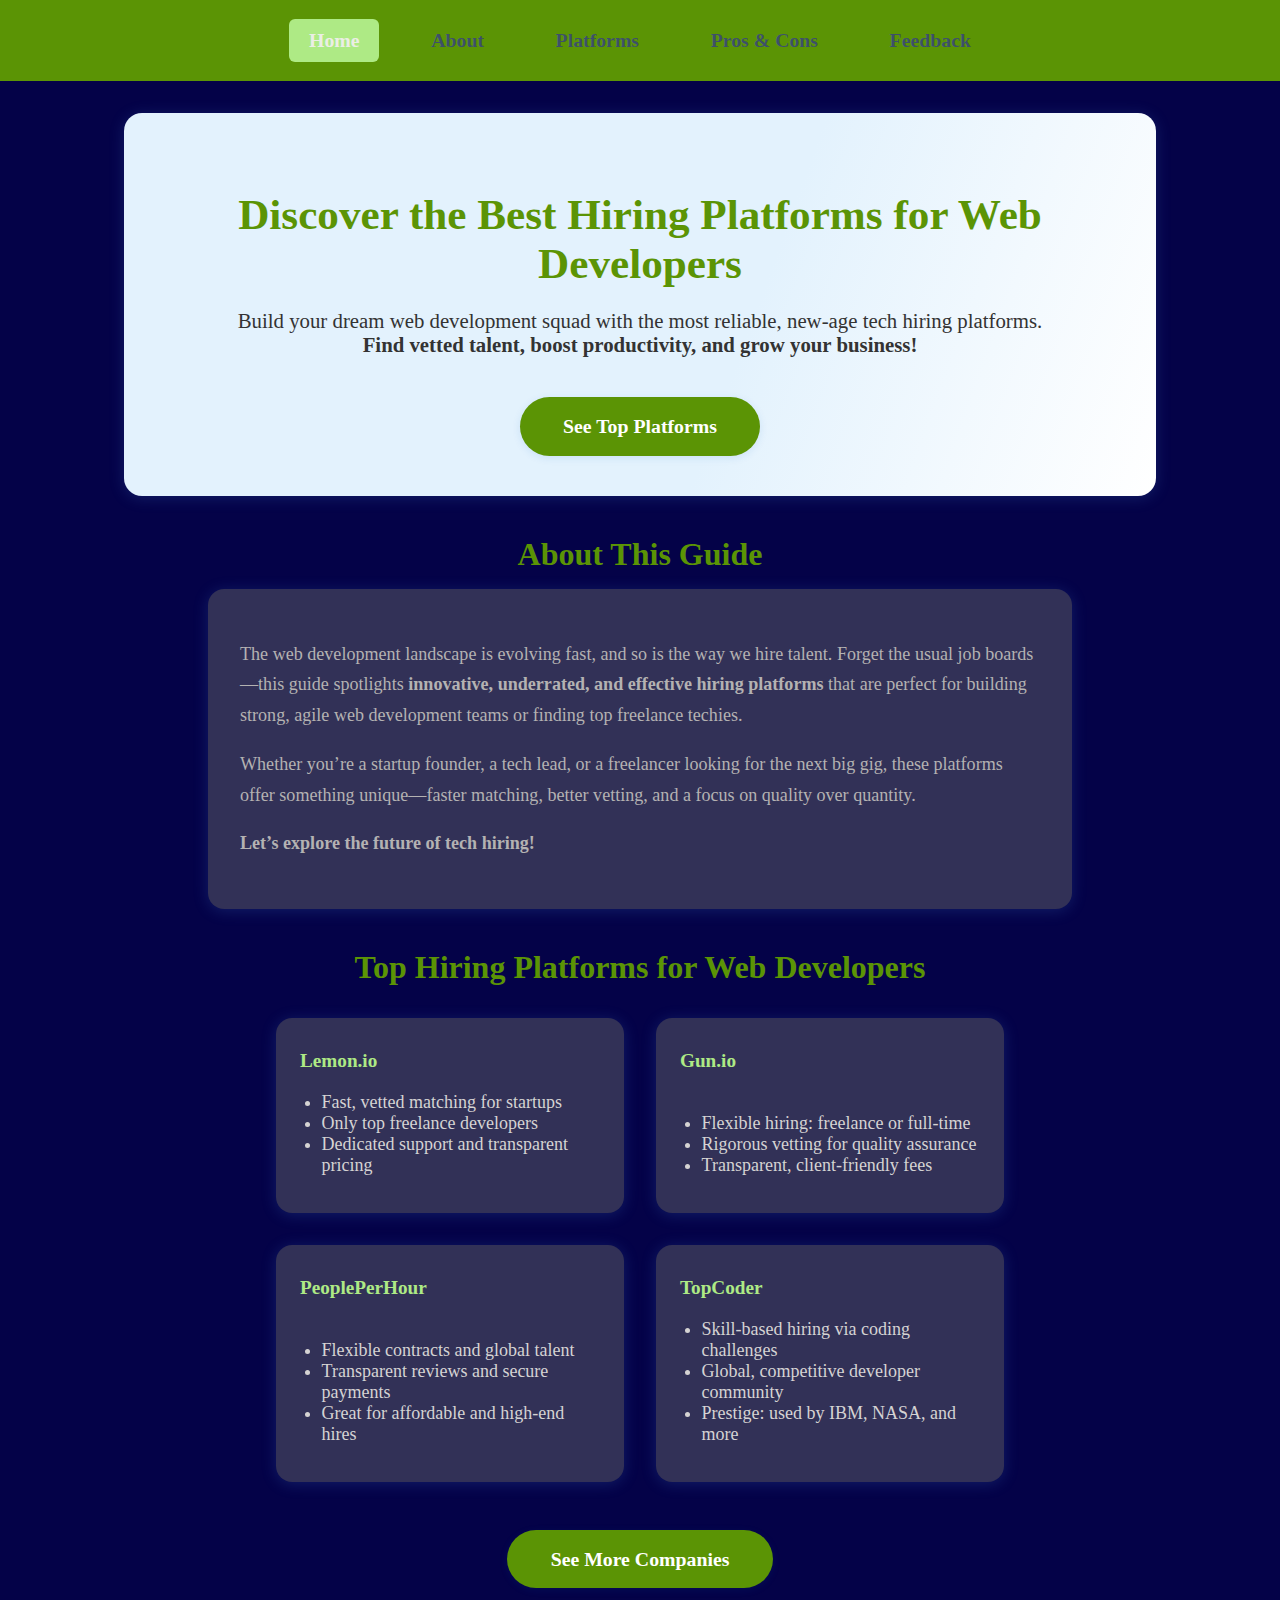
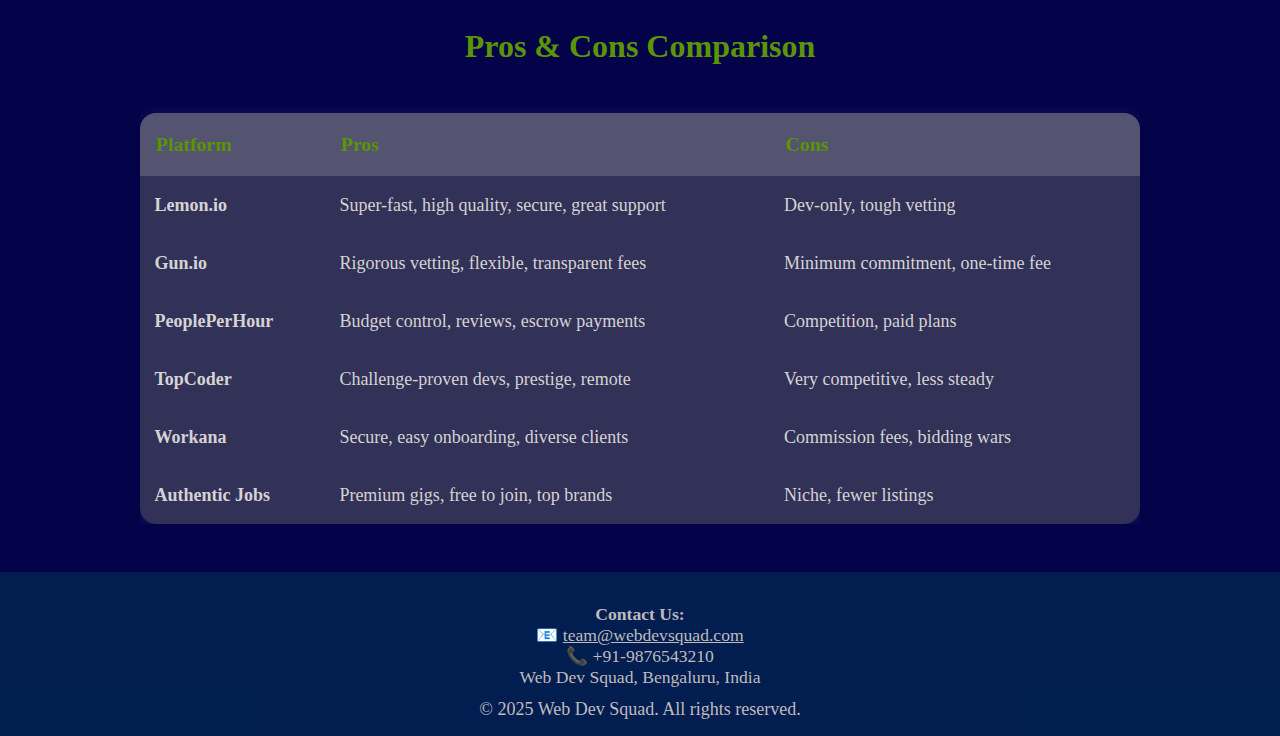
<file: index.html>
<!DOCTYPE html>
<html lang="en">

<head>
    <meta charset="UTF-8">
    <title>Best Web Dev Hiring Platforms</title>
    <meta name="viewport" content="width=device-width, initial-scale=1">
    <link rel="stylesheet" href="styles.css">
</head>

<body>
    <nav>
        <a href="#hero" class="active">Home</a>
        <a href="#about" class="About">About</a>
        <a href="#services">Platforms</a>
        <a href="#proscons">Pros & Cons</a>
        <a href="feedback.html">Feedback</a>
    </nav>

    <!-- Hero Section -->
    <section class="hero" id="hero">
        <h1>Discover the Best Hiring Platforms for Web Developers</h1>
        <p>
            Build your dream web development squad with the most reliable, new-age tech hiring platforms.<br>
            <b>Find vetted talent, boost productivity, and grow your business!</b>
        </p>
        <a href="#services">See Top Platforms</a>
        <span id="about"></span>
    </section>
    

    <!-- About Section -->
    <section>
        <h2 class="section-title">About This Guide</h2>
        <div class="about-content">
            <p>
                The web development landscape is evolving fast, and so is the way we hire talent. Forget the usual job
                boards—this guide spotlights <b>innovative, underrated, and effective hiring platforms</b> that are
                perfect for building strong, agile web development teams or finding top freelance techies.
            </p>
            <p>
                Whether you’re a startup founder, a tech lead, or a freelancer looking for the next big gig, these
                platforms offer something unique—faster matching, better vetting, and a focus on quality over quantity.
            </p>
            <p>
                <b>Let’s explore the future of tech hiring!</b>
            </p>
        </div>
    </section>

    <!-- Services Section -->
    <section id="services">
        <h2 class="section-title">Top Hiring Platforms for Web Developers</h2>
        <div class="services-list">
            <div class="service-card">
                <h3>Lemon.io</h3>
                <ul>
                    <li>Fast, vetted matching for startups</li>
                    <li>Only top freelance developers</li>
                    <li>Dedicated support and transparent pricing</li>
                </ul>
            </div>
            <div class="service-card">
                <h3>Gun.io</h3>
                <ul>
                    <li>Flexible hiring: freelance or full-time</li>
                    <li>Rigorous vetting for quality assurance</li>
                    <li>Transparent, client-friendly fees</li>
                </ul>
            </div>
            <div class="service-card">
                <h3>PeoplePerHour</h3>
                <ul>
                    <li>Flexible contracts and global talent</li>
                    <li>Transparent reviews and secure payments</li>
                    <li>Great for affordable and high-end hires</li>
                </ul>
            </div>
            <div class="service-card">
                <h3>TopCoder</h3>
                <ul>
                    <li>Skill-based hiring via coding challenges</li>
                    <li>Global, competitive developer community</li>
                    <li>Prestige: used by IBM, NASA, and more</li>
                </ul>
            </div>
            <a href="more_companies.html">See More Companies</a>
        </div>
    </section>

    <!-- Pros & Cons Section -->
    <section id="proscons">
        <h2 class="section-title">Pros & Cons Comparison</h2>
        <div style="overflow-x:auto;">
            <table class="pros-cons-table">
                <tr>
                    <th>Platform</th>
                    <th>Pros</th>
                    <th>Cons</th>
                </tr>
                <tr>
                    <td><b>Lemon.io</b></td>
                    <td>Super-fast, high quality, secure, great support</td>
                    <td>Dev-only, tough vetting</td>
                </tr>
                <tr>
                    <td><b>Gun.io</b></td>
                    <td>Rigorous vetting, flexible, transparent fees</td>
                    <td>Minimum commitment, one-time fee</td>
                </tr>
                <tr>
                    <td><b>PeoplePerHour</b></td>
                    <td>Budget control, reviews, escrow payments</td>
                    <td>Competition, paid plans</td>
                </tr>
                <tr>
                    <td><b>TopCoder</b></td>
                    <td>Challenge-proven devs, prestige, remote</td>
                    <td>Very competitive, less steady</td>
                </tr>
                <tr>
                    <td><b>Workana</b></td>
                    <td>Secure, easy onboarding, diverse clients</td>
                    <td>Commission fees, bidding wars</td>
                </tr>
                <tr>
                    <td><b>Authentic Jobs</b></td>
                    <td>Premium gigs, free to join, top brands</td>
                    <td>Niche, fewer listings</td>
                </tr>
            </table>
        </div>
    </section>

    <!-- Feedback Section -->
    <!-- <section id="feedback"></section>
    <a href="feedback.html" class="feedback-link">Share Your Feedback</a>
     -->

    <!-- Contact Footer -->
    <footer>
        <div class="footer-contact">
            <b>Contact Us:</b> <br>
            📧 <a href="mailto:team@webdevsquad.com">team@webdevsquad.com</a> <br>
            📞 +91-9876543210 <br>
            <span>Web Dev Squad, Bengaluru, India</span>
        </div>
        <div>
            &copy; 2025 Web Dev Squad. All rights reserved.
        </div>
    </footer>
    <script src="script.js"></script>
</body>

</html>
</file>
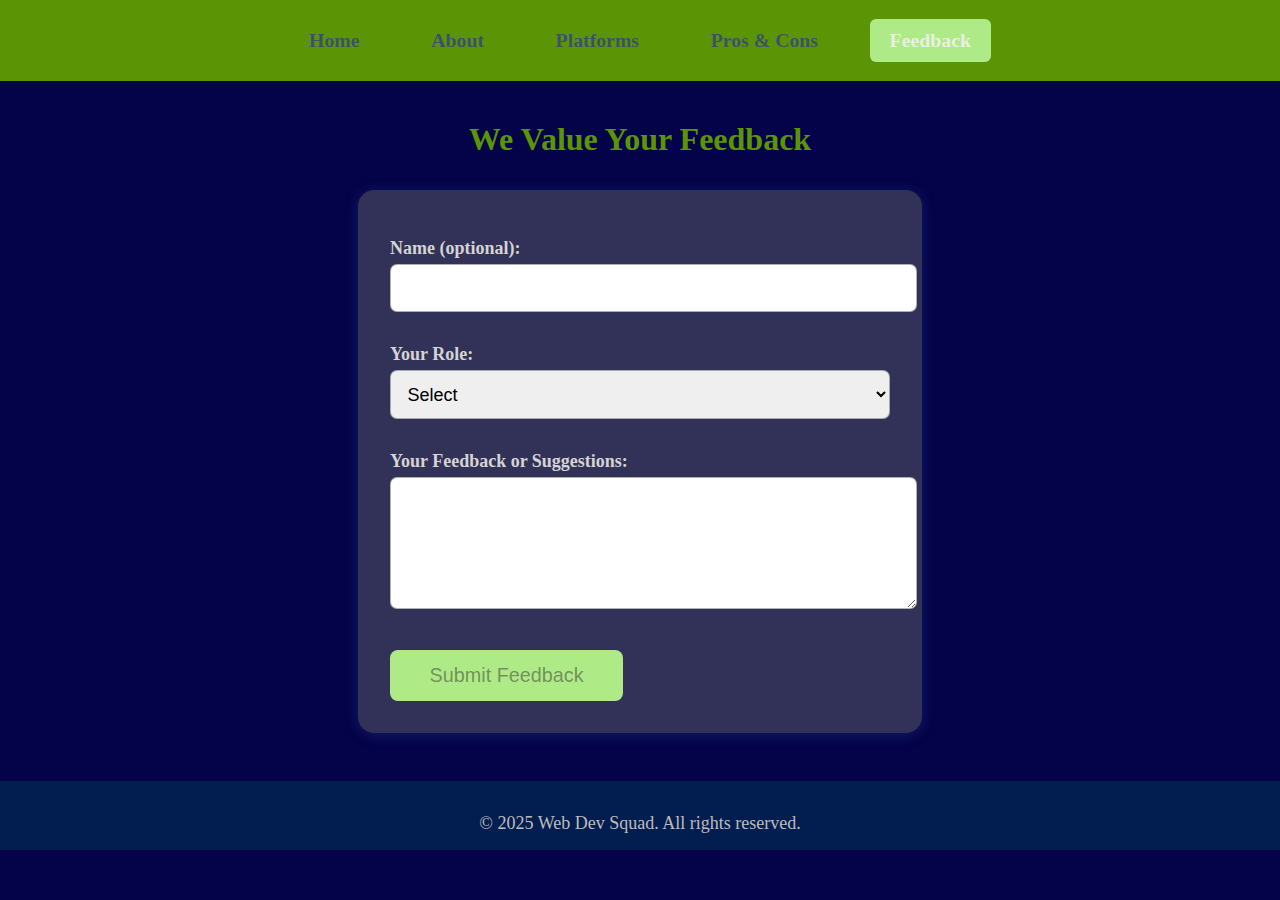
<file: feedback.html>
<!DOCTYPE html>
<html lang="en">

<head>
  <meta charset="UTF-8">
  <title>Best Web Dev Hiring Platforms __ Feedback Form</title>
  <meta name="viewport" content="width=device-width, initial-scale=1">
  <link rel="stylesheet" href="styles.css">
</head>

<body>
  <div id="nav1">
    <a href="index.html">Home</a>
    <a href="index.html#about">About</a>
    <a href="index.html#services">Platforms</a>
    <a href="index.html#proscons">Pros & Cons</a>
    <a href="#feedback" class="active">Feedback</a>
  </div>

  <!-- Feedback Section -->
  <section id="feedback">
    <h2 class="section-title">We Value Your Feedback</h2>
    <form class="feedback-form" id="feedbackForm">
      <label for="name">Name (optional):</label>
      <input type="text" id="name" name="name">
      <label for="role">Your Role:</label>
      <select id="role" name="role">
        <option value="">Select</option>
        <option value="founder">Founder/Manager</option>
        <option value="developer">Web Developer</option>
        <option value="designer">Designer</option>
        <option value="freelancer">Freelancer</option>
        <option value="other">Other</option>
      </select>
      <label for="feedbackText">Your Feedback or Suggestions:</label>
      <textarea id="feedbackText" name="feedbackText" rows="5" required></textarea>
      <button type="submit">Submit Feedback</button>
    </form>
    <div class="success-msg" id="successMsg">Thank you for your feedback!</div>
  </section>
  <footer>
    <div>
      &copy; 2025 Web Dev Squad. All rights reserved.
    </div>
  </footer>
  <script src="script.js"></script>
</body>

</html>
</file>
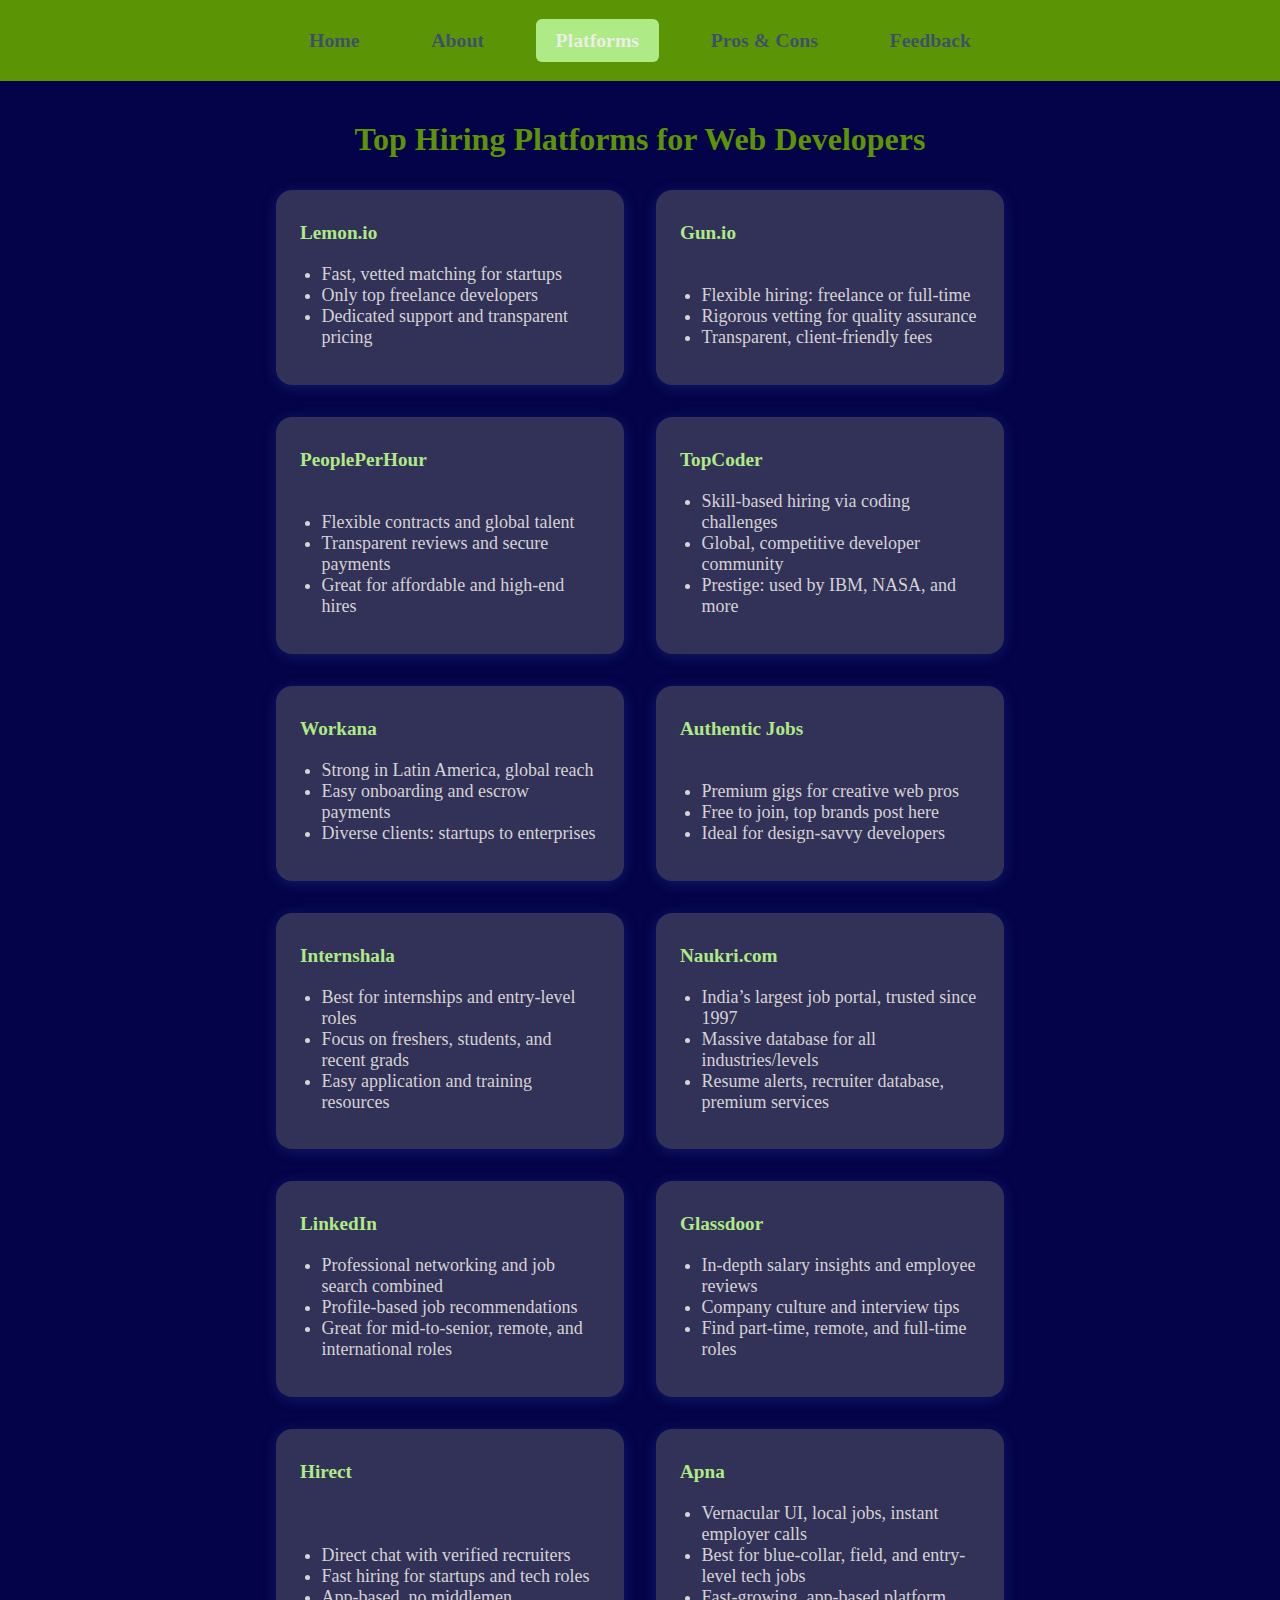
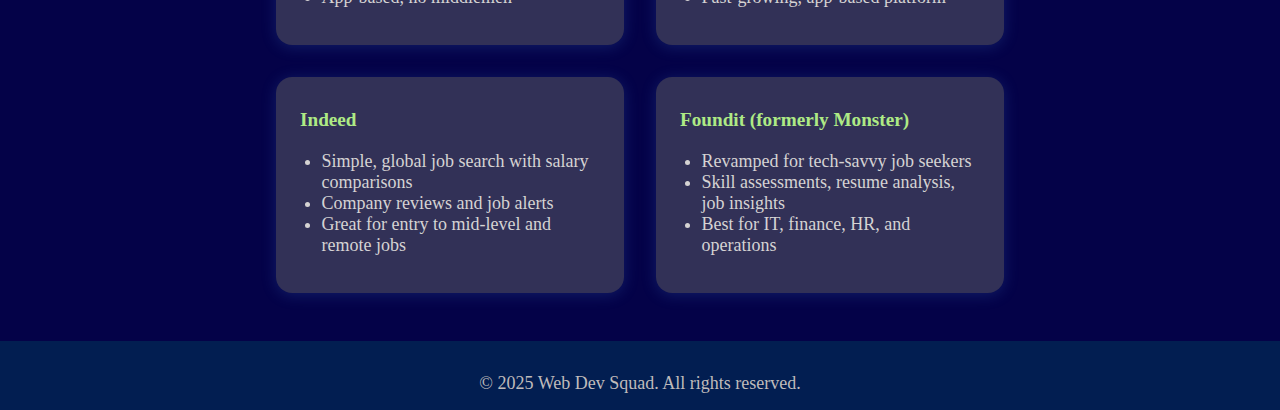
<file: more_companies.html>
<!DOCTYPE html>
<html lang="en">

<head>
    <meta charset="UTF-8">
    <title>Best Web Dev Hiring Platforms __ More Companies</title>
    <meta name="viewport" content="width=device-width, initial-scale=1">
    <link rel="stylesheet" href="styles.css">
</head>

<body>
    <nav>
        <a href="index.html">Home</a>
        <a href="index.html#about">About</a>
        <a href="#services" class="active">Platforms</a>
        <a href="index.html#proscons">Pros & Cons</a>
        <a href="feedback.html">Feedback</a>
    </nav>

    <!-- Services Section -->
    <section id="services">
        <h2 class="section-title">Top Hiring Platforms for Web Developers</h2>
        <div class="services-list">

            <!-- Lemon.io -->
            <div class="service-card">
                <h3>Lemon.io</h3>
                <ul>
                    <li>Fast, vetted matching for startups</li>
                    <li>Only top freelance developers</li>
                    <li>Dedicated support and transparent pricing</li>
                </ul>
            </div>

            <!-- Gun.io -->
            <div class="service-card">
                <h3>Gun.io</h3>
                <ul>
                    <li>Flexible hiring: freelance or full-time</li>
                    <li>Rigorous vetting for quality assurance</li>
                    <li>Transparent, client-friendly fees</li>
                </ul>
            </div>

            <!-- PeoplePerHour -->
            <div class="service-card">
                <h3>PeoplePerHour</h3>
                <ul>
                    <li>Flexible contracts and global talent</li>
                    <li>Transparent reviews and secure payments</li>
                    <li>Great for affordable and high-end hires</li>
                </ul>
            </div>

            <!-- TopCoder -->
            <div class="service-card">
                <h3>TopCoder</h3>
                <ul>
                    <li>Skill-based hiring via coding challenges</li>
                    <li>Global, competitive developer community</li>
                    <li>Prestige: used by IBM, NASA, and more</li>
                </ul>
            </div>

            <!-- Workana -->
            <div class="service-card">
                <h3>Workana</h3>
                <ul>
                    <li>Strong in Latin America, global reach</li>
                    <li>Easy onboarding and escrow payments</li>
                    <li>Diverse clients: startups to enterprises</li>
                </ul>
            </div>

            <!-- Authentic Jobs -->
            <div class="service-card">
                <h3>Authentic Jobs</h3>
                <ul>
                    <li>Premium gigs for creative web pros</li>
                    <li>Free to join, top brands post here</li>
                    <li>Ideal for design-savvy developers</li>
                </ul>
            </div>

            <!-- Internshala -->
            <div class="service-card">
                <h3>Internshala</h3>
                <ul>
                    <li>Best for internships and entry-level roles</li>
                    <li>Focus on freshers, students, and recent grads</li>
                    <li>Easy application and training resources</li>
                </ul>
            </div>

            <!-- Naukri -->
            <div class="service-card">
                <h3>Naukri.com</h3>
                <ul>
                    <li>India’s largest job portal, trusted since 1997</li>
                    <li>Massive database for all industries/levels</li>
                    <li>Resume alerts, recruiter database, premium services</li>
                </ul>
            </div>

            <!-- LinkedIn -->
            <div class="service-card">
                <h3>LinkedIn</h3>
                <ul>
                    <li>Professional networking and job search combined</li>
                    <li>Profile-based job recommendations</li>
                    <li>Great for mid-to-senior, remote, and international roles</li>
                </ul>
            </div>

            <!-- Glassdoor -->
            <div class="service-card">
                <h3>Glassdoor</h3>
                <ul>
                    <li>In-depth salary insights and employee reviews</li>
                    <li>Company culture and interview tips</li>
                    <li>Find part-time, remote, and full-time roles</li>
                </ul>
            </div>

            <!-- Hirect -->
            <div class="service-card">
                <h3>Hirect</h3>
                <ul>
                    <li>Direct chat with verified recruiters</li>
                    <li>Fast hiring for startups and tech roles</li>
                    <li>App-based, no middlemen</li>
                </ul>
            </div>

            <!-- Apna -->
            <div class="service-card">
                <h3>Apna</h3>
                <ul>
                    <li>Vernacular UI, local jobs, instant employer calls</li>
                    <li>Best for blue-collar, field, and entry-level tech jobs</li>
                    <li>Fast-growing, app-based platform</li>
                </ul>
            </div>

            <!-- Indeed -->
            <div class="service-card">
                <h3>Indeed</h3>
                <ul>
                    <li>Simple, global job search with salary comparisons</li>
                    <li>Company reviews and job alerts</li>
                    <li>Great for entry to mid-level and remote jobs</li>
                </ul>
            </div>

            <!-- Monster/Foundit -->
            <div class="service-card">
                <h3>Foundit (formerly Monster)</h3>
                <ul>
                    <li>Revamped for tech-savvy job seekers</li>
                    <li>Skill assessments, resume analysis, job insights</li>
                    <li>Best for IT, finance, HR, and operations</li>
                </ul>
            </div>
        </div>
    </section>
    <footer>
    <div>
      &copy; 2025 Web Dev Squad. All rights reserved.
    </div>
    </footer>
    <script src="script.js"></script>
</body> 
</html>
</file>
<file: styles.css>
:root {
    --primary: #5b9405;
    --accent: #aeea85;
    --bg: #040248;
    --text: #d5d3d3;
    --card-bg: #69686875;
    --card-shadow: 0 2px 16px rgba(82, 157, 242, 0.184);
}

body {
    font-family: Georgia, 'Times New Roman', Times, serif;
    background: var(--bg);
    color: var(--text);
    margin: 0;
    font-size: 18px;
}

nav {
    background: var(--primary);
    color: #6c91548c;
    display: flex;
    justify-content: center;
    gap: 2rem;
    padding: 1.2rem 0;
    position: sticky;
    top: 0;
    z-index: 10;
}

nav a {
    color: #1c03dc77;
    text-decoration: none;
    font-weight: bold;
    font-size: 1.1em;
    transition: color 0.2s;
    padding: 0.5em 1em;
    border-radius: 6px;
}

nav a:hover,
nav a.active {
    background: var(--accent);
    color: #f2efefec;
}

#nav1 {
    background: var(--primary);
    color: #6c91548c;
    display: flex;
    justify-content: center;
    gap: 2rem;
    padding: 1.2rem 0;
    position: sticky;
    top: 0;
    z-index: 10;
}

#nav1 a {
    color: #1c03dc77;
    text-decoration: none;
    font-weight: bold;
    font-size: 1.1em;
    transition: color 0.2s;
    padding: 0.5em 1em;
    border-radius: 6px;
}

#nav1 a:hover,
#nav1 a.active {
    background: var(--accent);
    color: #f2efefec;
}

section {
    max-width: 1000px;
    margin: 2.5rem auto;
    padding: 0 1.2rem;
}

.hero {
    background: linear-gradient(110deg, #e3f2fd 60%, #fff 100%);
    border-radius: 18px;
    box-shadow: var(--card-shadow);
    text-align: center;
    padding: 3rem 1rem 2.5rem 1rem;
    margin-top: 2rem;
}

.hero h1 {
    font-size: 2.7rem;
    color: var(--primary);
    margin-bottom: 1rem;
}

.hero p {
    font-size: 1.3rem;
    color: #333;
    margin-bottom: 1.5rem;
}

.hero a {
    background: var(--primary);
    color: #fff;
    text-decoration: none;
    padding: 0.9em 2.2em;
    border-radius: 30px;
    font-size: 1.1em;
    font-weight: bold;
    box-shadow: 0 2px 8px rgba(21, 101, 192, 0.11);
    transition: background 0.2s;
    display: inline-block;
    margin-top: 1rem;
}

.hero a:hover {
    background: var(--accent);
}

.section-title {
    color: var(--primary);
    font-size: 2rem;
    margin-bottom: 1rem;
    text-align: center;
}

.about-content {
    font-size: 1.13rem;
    color: #b4b2b2;
    background: var(--card-bg);
    border-radius: 16px;
    box-shadow: var(--card-shadow);
    padding: 2rem;
    line-height: 1.7;
    max-width: 800px;
    margin: 0 auto;
}

.services-list {
    display: flex;
    flex-wrap: wrap;
    gap: 2rem;
    justify-content: center;
    margin-top: 2rem;
}

.services-list a {
    background: var(--primary);
    color: #fff;
    text-decoration: none;
    padding: 0.9em 2.2em;
    border-radius: 30px;
    font-size: 1.1em;
    font-weight: bold;
    box-shadow: 0 2px 8px rgba(21, 101, 192, 0.11);
    transition: background 0.2s;
    display: inline-block;
    margin-top: 1rem;
}

.services-list a:hover {
    background: var(--accent);
}

.service-card {
    background: var(--card-bg);
    border-radius: 16px;
    box-shadow: var(--card-shadow);
    width: 300px;
    padding: 1.5rem;
    text-align: left;
    transition: transform 0.2s;
    display: flex;
    flex-direction: column;
    justify-content: space-between;
}

.service-card:hover {
    transform: translateY(-6px) scale(1.03);
    box-shadow: 0 4px 24px rgba(21, 101, 192, 0.10);
}

.service-card h3 {
    margin: 0.5rem 0 0.7rem 0;
    color: var(--accent);
    font-size: 1.2rem;
}

.service-card ul {
    padding-left: 1.2em;
    margin: 0.5em 0 0.7em 0;
    font-size: 1em;
}

.pros-cons-table {
    width: 100%;
    border-collapse: collapse;
    margin-top: 2rem;
    background: var(--card-bg);
    border-radius: 16px;
    box-shadow: var(--card-shadow);
    overflow: hidden;
}

.pros-cons-table th,
.pros-cons-table td {
    padding: 1em 0.8em;
    border-bottom: 1px solid #36353546;
    text-align: left;
}

.pros-cons-table th {
    background: #c5c5c53b;
    color: var(--primary);
    font-size: 1.1em;
}

.pros-cons-table tr:last-child td {
    border-bottom: none;
}

.feedback-link a {
    background: var(--primary);
    color: #fff;
    text-decoration: none;
    padding: 0.9em 2.2em;
    border-radius: 30px;
    font-size: 1.1em;
    font-weight: bold;
    box-shadow: 0 2px 8px rgba(21, 101, 192, 0.11);
    transition: background 0.2s;
    display: inline-block;
    margin-top: 1rem;
}

.feedback-link a:hover {
    background: var(--accent);
}

.feedback-form {
    background: var(--card-bg);
    border-radius: 16px;
    box-shadow: var(--card-shadow);
    padding: 2rem;
    max-width: 500px;
    margin: 2rem auto 0 auto;
}

.feedback-form label {
    display: block;
    margin: 1rem 0 0.3rem 0;
    font-weight: bold;
}

.feedback-form input,
.feedback-form textarea,
.feedback-form select {
    width: 100%;
    padding: 0.7em;
    border-radius: 7px;
    border: 1px solid #6b6a6a88;
    font-size: 1em;
    margin-bottom: 1rem;
}

.feedback-form button {
    background: var(--accent);
    color: #2f2e2e7e;
    border: none;
    border-radius: 8px;
    padding: 0.7em 2em;
    font-size: 1.1em;
    cursor: pointer;
    margin-top: 1em;
}

.feedback-form button:hover {
    background: #54c85a97;
}

.success-msg {
    color: #43a047;
    text-align: center;
    margin-top: 1em;
    display: none;
}

footer {
    background: #012a55b7;
    color: #bfbbbb;
    text-align: center;
    padding: 2rem 1rem 1rem 1rem;
    margin-top: 3rem;
}

.footer-contact {
    font-size: 1.1rem;
    margin-bottom: 0.7rem;
}

.footer-contact a {
    color: #bfbbbb;
    text-decoration: underline;
}

@media (max-width: 900px) {
    .services-list {
        flex-direction: column;
        align-items: center;
    }

    .service-card {
        width: 95%;
    }
}

@media (max-width: 600px) {
    nav {
        flex-direction: column;
        gap: 0.5rem;
        font-size: 1em;
    }

    .hero h1 {
        font-size: 2rem;
    }

    .section-title {
        font-size: 1.3rem;
    }

    .about-content,
    .feedback-form {
        padding: 1rem;
    }
}
</file>
